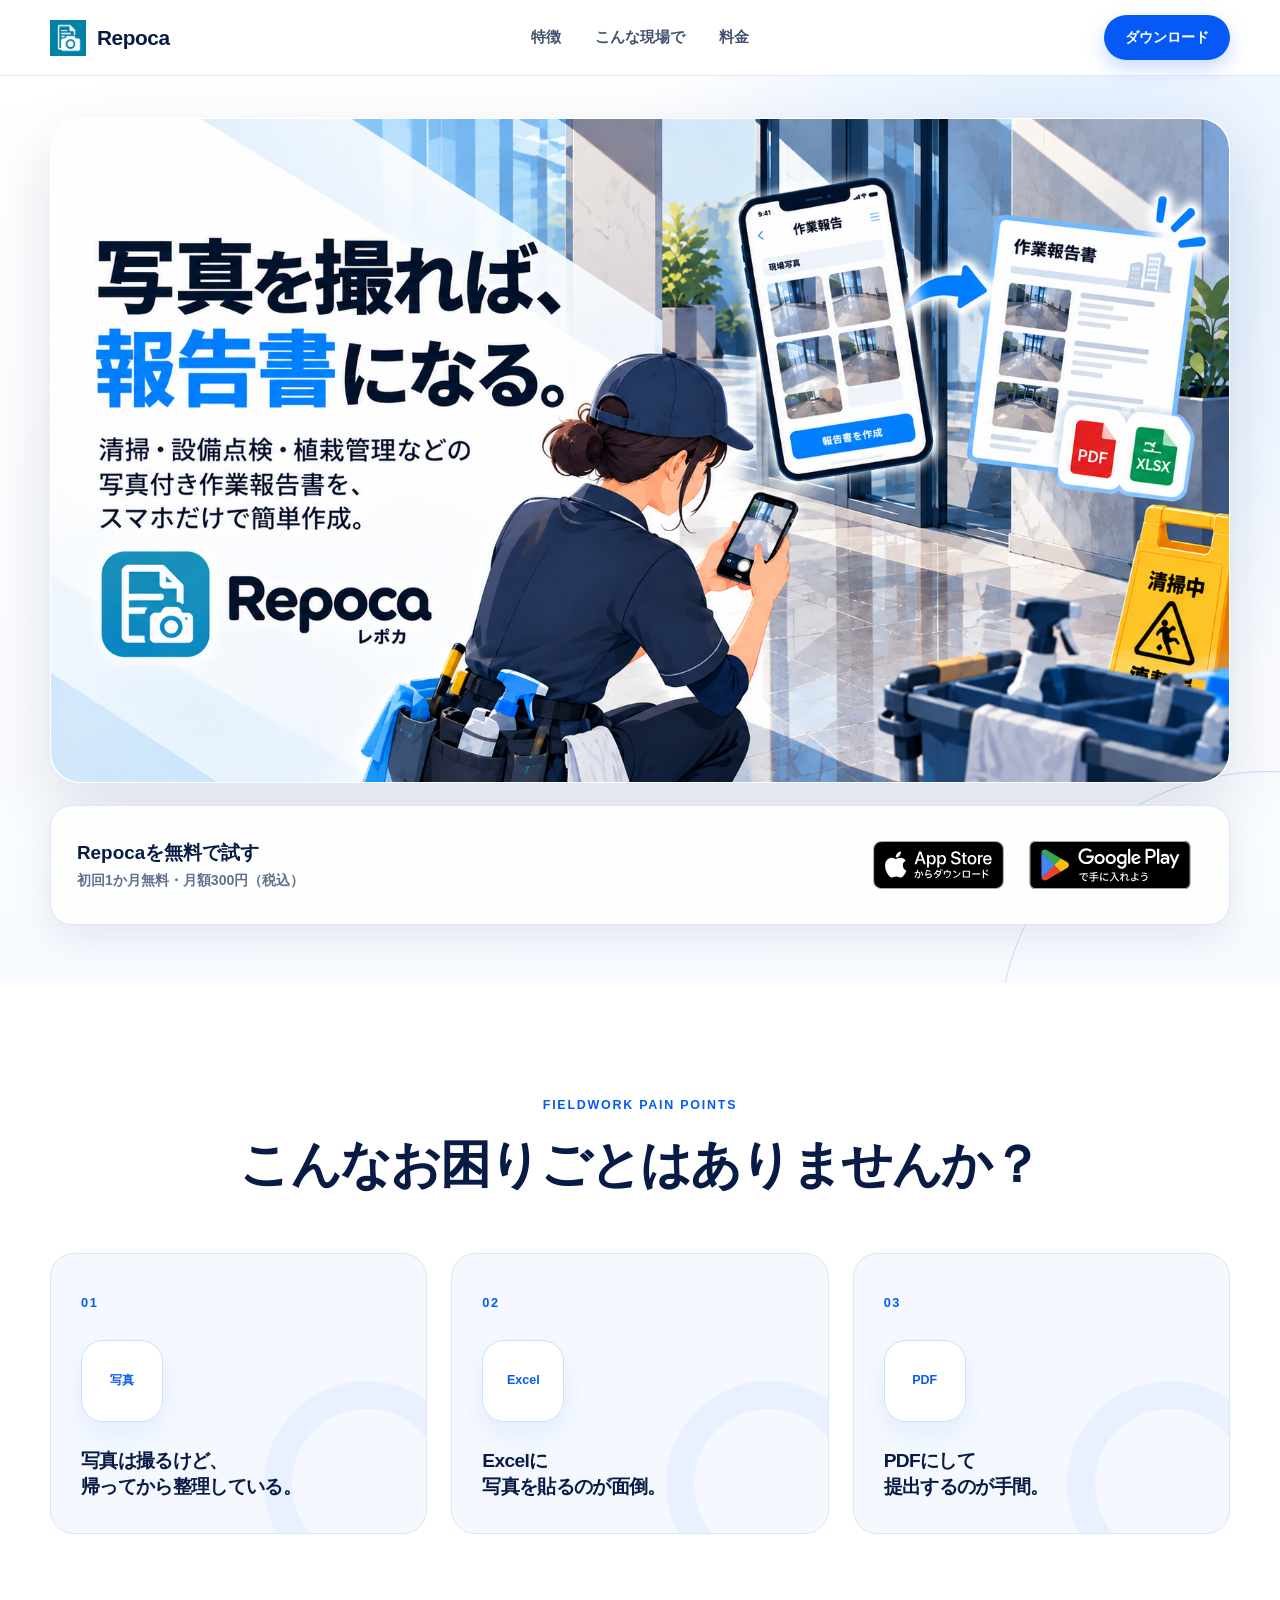
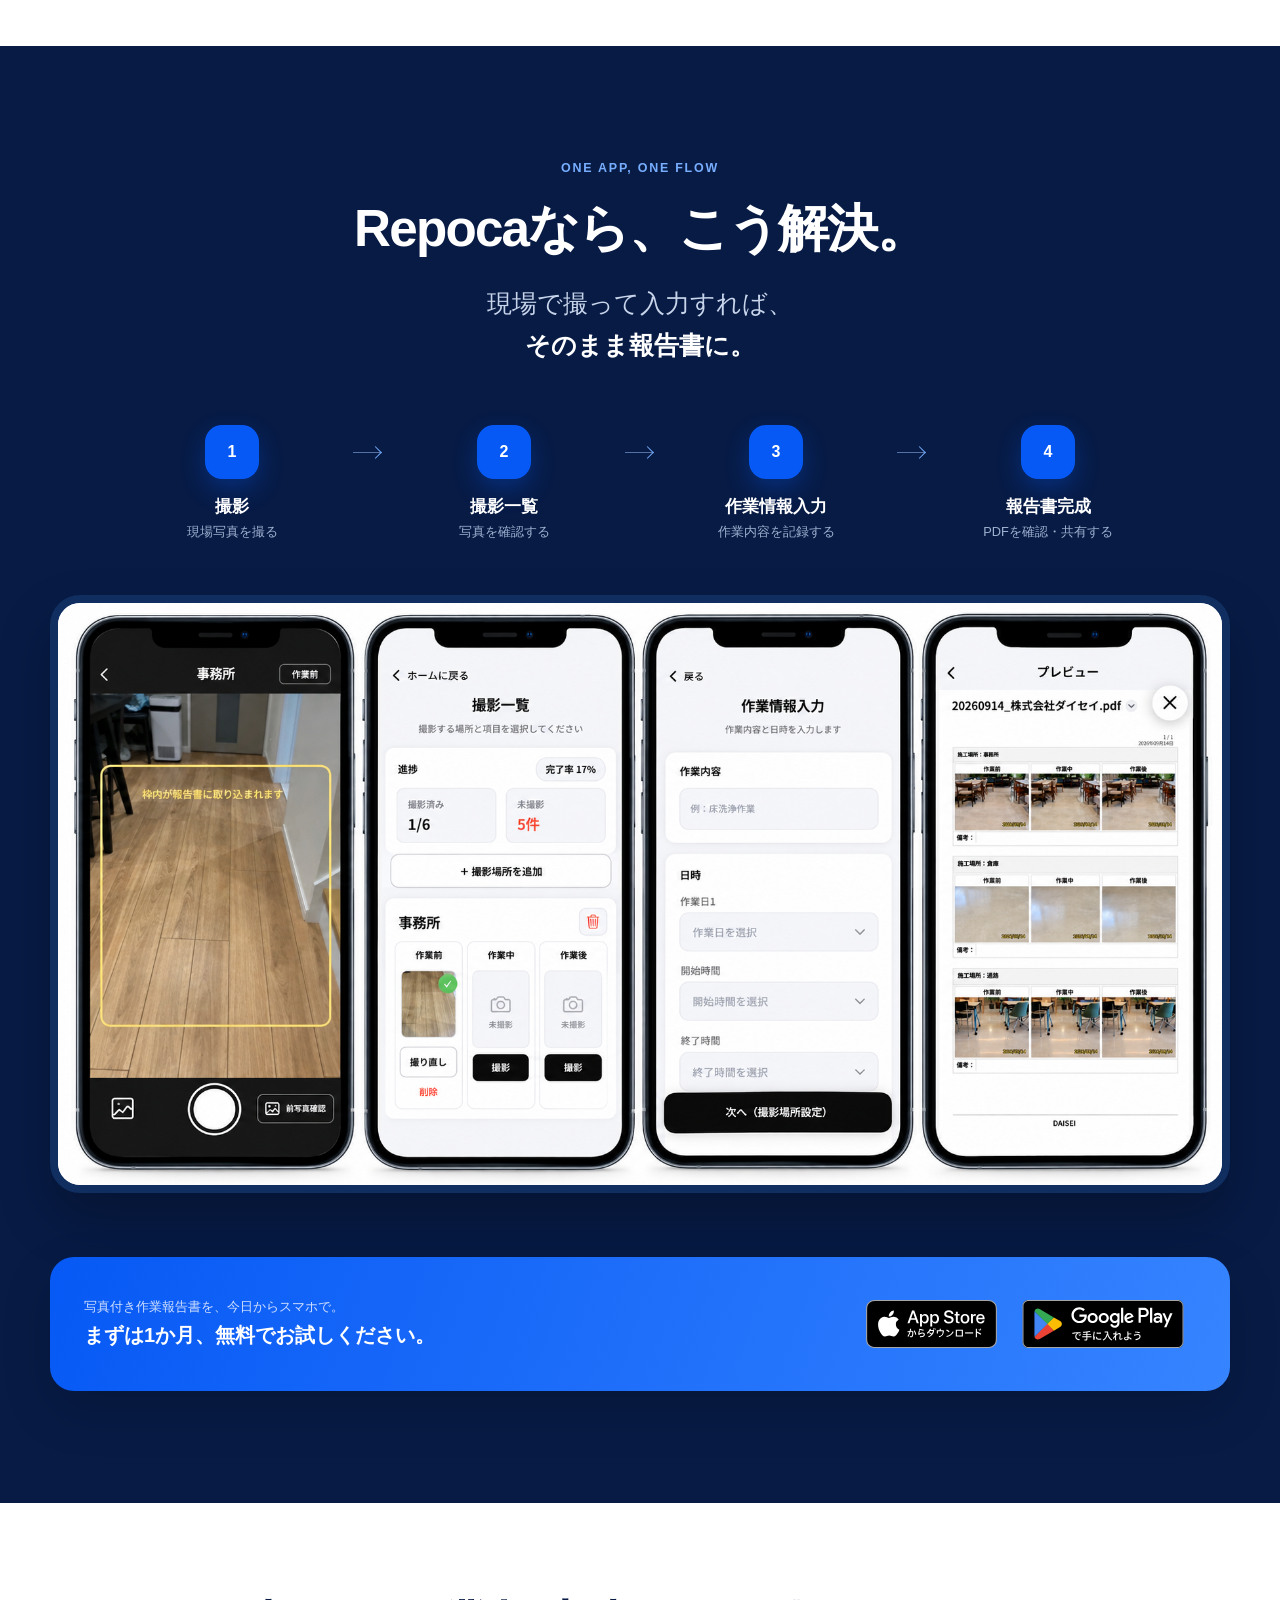
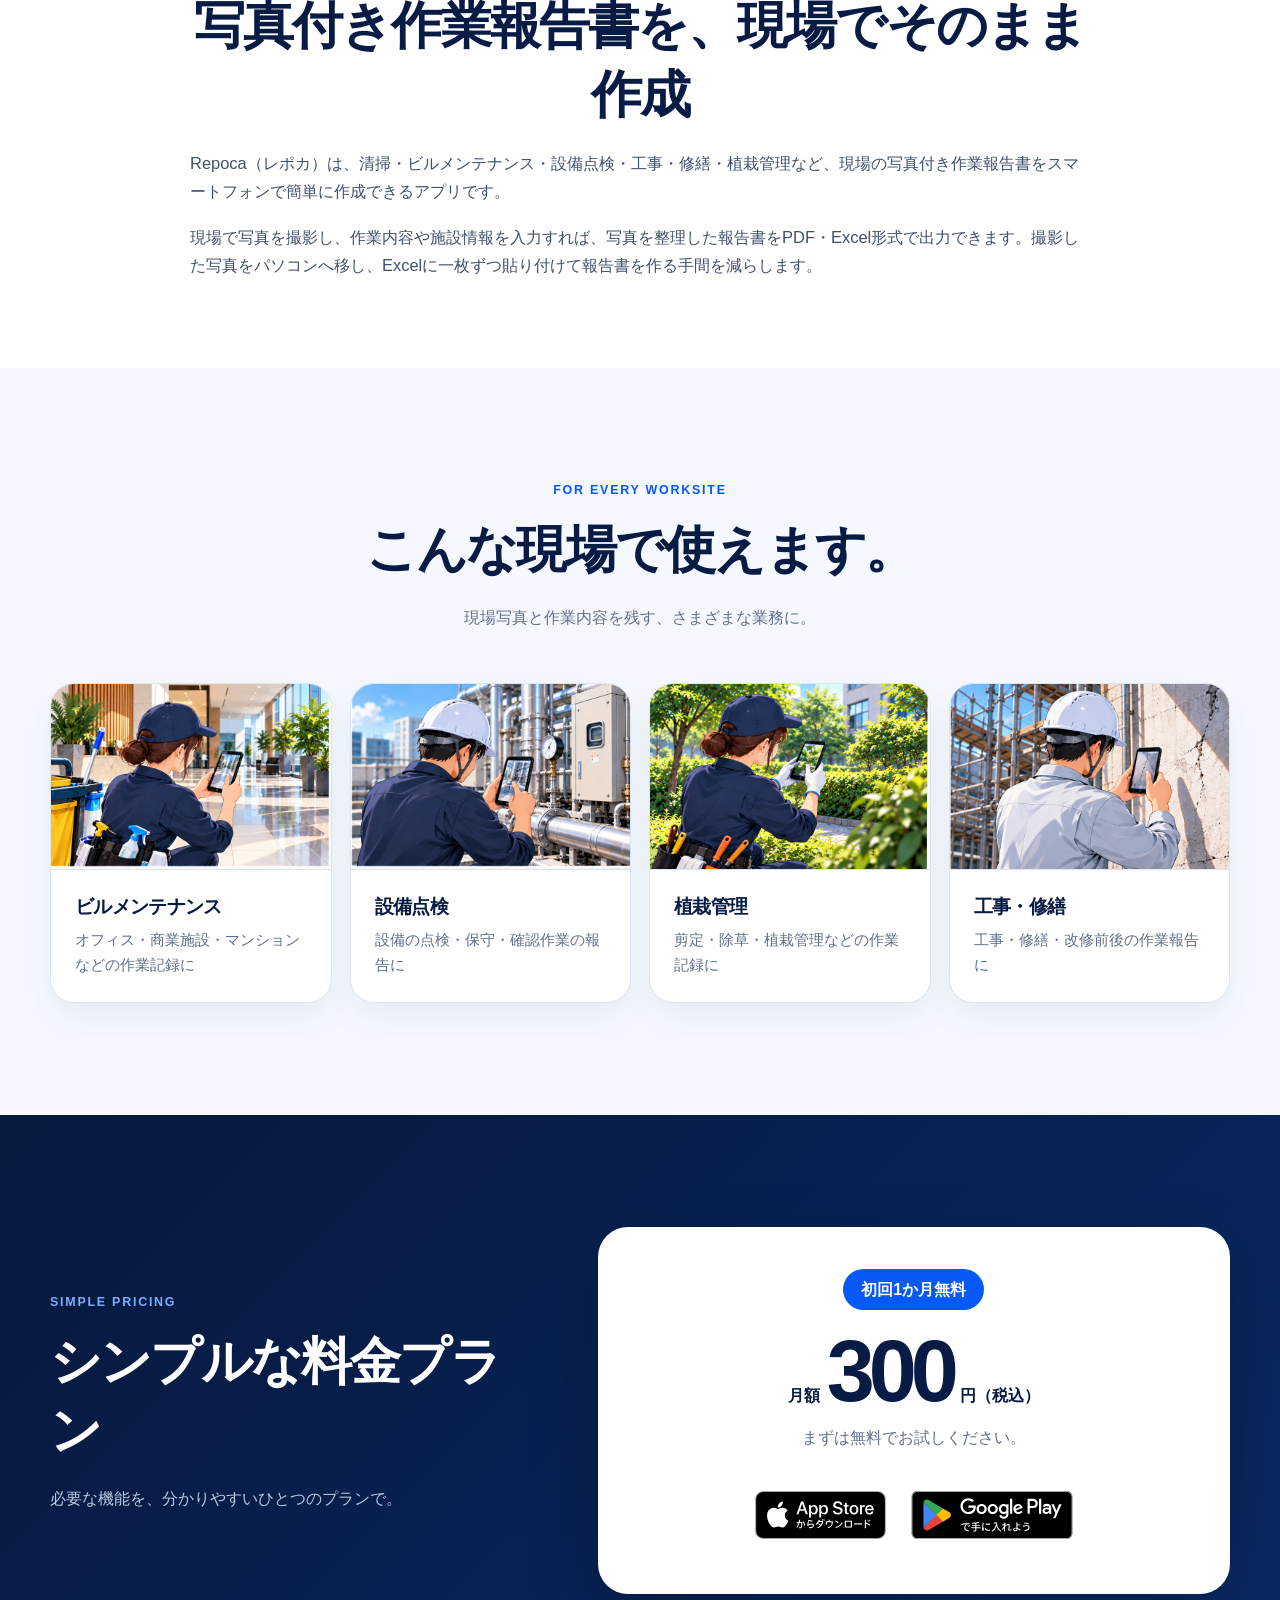
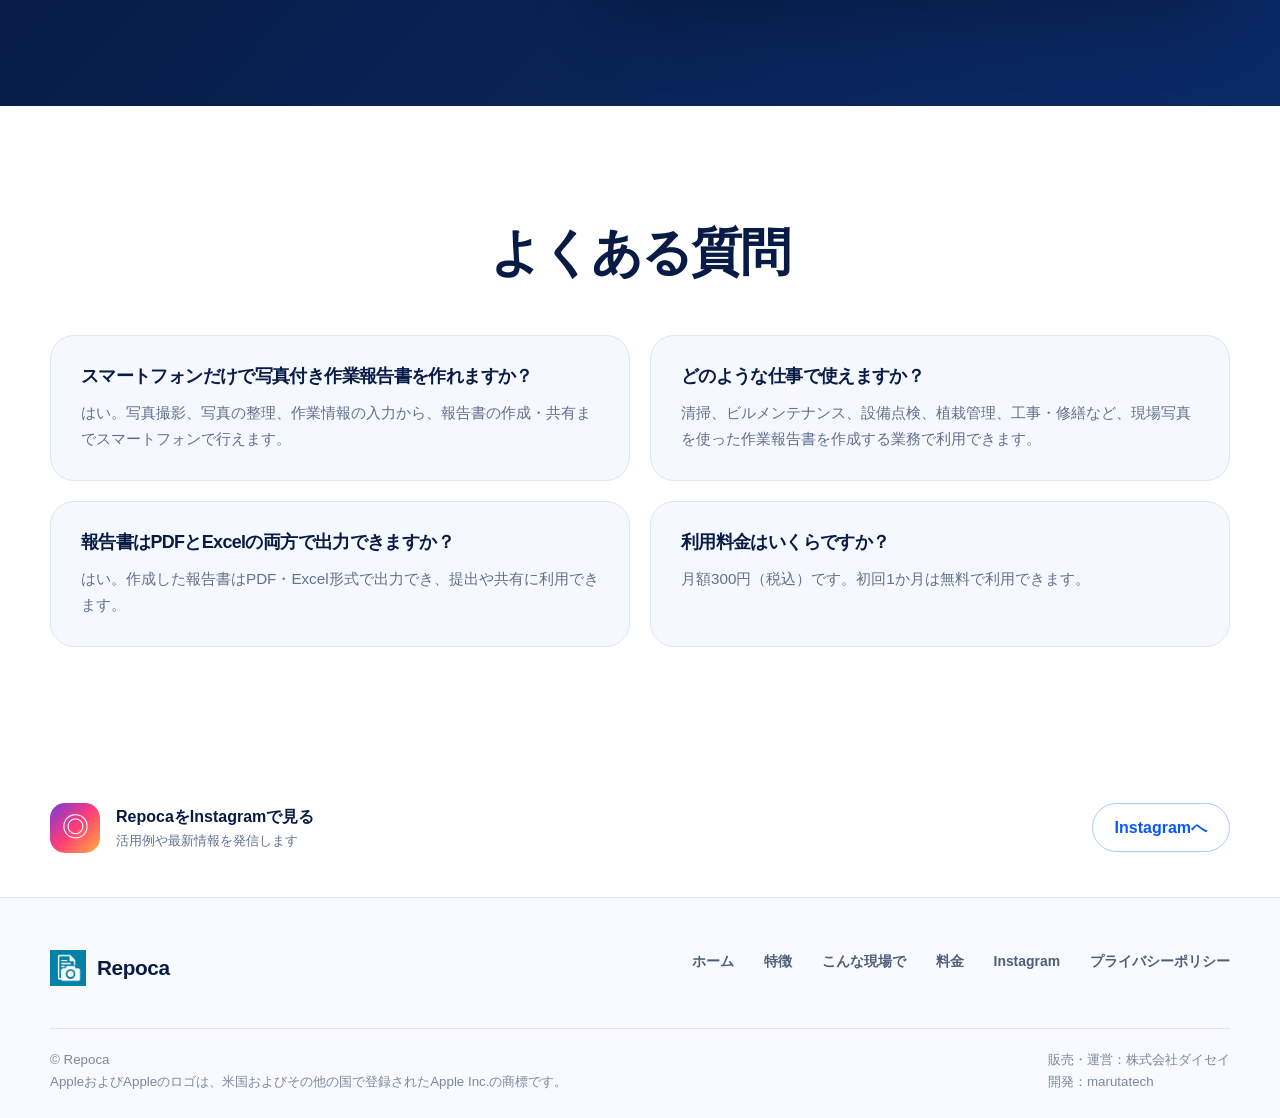
<file: index.html>
<!doctype html>
<html lang="ja">
<head>
  <meta charset="utf-8">
  <meta name="viewport" content="width=device-width, initial-scale=1">
  <title>写真付き作業報告書をスマホで簡単作成｜Repoca（レポカ）</title>
  <meta name="description" content="Repoca（レポカ）は、現場写真の撮影から作業内容の入力、PDF報告書の作成までをスマホで完結できる報告書アプリです。清掃・設備点検・ビルメンテナンス・植栽管理の写真付き作業報告書を、もっと簡単に。">
  <meta name="theme-color" content="#0759f5">
  <link rel="canonical" href="https://marutatech.github.io/repoca/">
  <meta property="og:type" content="website">
  <meta property="og:locale" content="ja_JP">
  <meta property="og:site_name" content="Repoca（レポカ）">
  <meta property="og:title" content="写真付き作業報告書をスマホで簡単作成｜Repoca（レポカ）">
  <meta property="og:description" content="現場で撮って入力するだけ。写真付き作業報告書をスマホで簡単に作成できる報告書アプリ。">
  <meta property="og:url" content="https://marutatech.github.io/repoca/">
  <meta property="og:image" content="https://marutatech.github.io/repoca/assets/images/repoca-ogp.png">
  <meta property="og:image:width" content="1200">
  <meta property="og:image:height" content="630">
  <meta property="og:image:type" content="image/png">
  <meta name="twitter:card" content="summary_large_image">
  <meta name="twitter:title" content="写真付き作業報告書をスマホで簡単作成｜Repoca（レポカ）">
  <meta name="twitter:description" content="現場で撮って入力するだけ。写真付き作業報告書をスマホで簡単に作成できる報告書アプリ。">
  <meta name="twitter:image" content="https://marutatech.github.io/repoca/assets/images/repoca-ogp.png">
  <script type="application/ld+json">
  {
    "@context": "https://schema.org",
    "@type": "SoftwareApplication",
    "name": "Repoca（レポカ）",
    "applicationCategory": "BusinessApplication",
    "operatingSystem": "iOS, Android",
    "description": "清掃・ビルメンテナンス・設備点検・工事・修繕・植栽管理などの現場で、写真付き作業報告書をスマートフォンで簡単に作成し、PDF・Excel形式で出力できるアプリ。",
    "url": "https://marutatech.github.io/repoca/",
    "installUrl": [
      "https://apps.apple.com/jp/app/repoca-%E3%83%AC%E3%83%9D%E3%82%AB-%E5%86%99%E7%9C%9F%E4%BB%98%E3%81%8D%E4%BD%9C%E6%A5%AD%E5%A0%B1%E5%91%8A%E6%9B%B8/id6789023940",
      "https://play.google.com/store/apps/details?id=jp.co.daisei.repoca"
    ],
    "offers": {
      "@type": "Offer",
      "price": "300",
      "priceCurrency": "JPY"
    }
  }
  </script>
  <script type="application/ld+json">
  {
    "@context": "https://schema.org",
    "@type": "FAQPage",
    "mainEntity": [
      {
        "@type": "Question",
        "name": "スマートフォンだけで写真付き作業報告書を作れますか？",
        "acceptedAnswer": {
          "@type": "Answer",
          "text": "はい。写真撮影、写真の整理、作業情報の入力から、報告書の作成・共有までスマートフォンで行えます。"
        }
      },
      {
        "@type": "Question",
        "name": "どのような仕事で使えますか？",
        "acceptedAnswer": {
          "@type": "Answer",
          "text": "清掃、ビルメンテナンス、設備点検、植栽管理、工事・修繕など、現場写真を使った作業報告書を作成する業務で利用できます。"
        }
      },
      {
        "@type": "Question",
        "name": "報告書はPDFとExcelの両方で出力できますか？",
        "acceptedAnswer": {
          "@type": "Answer",
          "text": "はい。作成した報告書はPDF・Excel形式で出力でき、提出や共有に利用できます。"
        }
      },
      {
        "@type": "Question",
        "name": "利用料金はいくらですか？",
        "acceptedAnswer": {
          "@type": "Answer",
          "text": "月額300円（税込）です。初回1か月は無料で利用できます。"
        }
      }
    ]
  }
  </script>
  <link rel="icon" type="image/svg+xml" href="data:image/svg+xml,%3Csvg xmlns='http://www.w3.org/2000/svg' viewBox='0 0 64 64'%3E%3Crect width='64' height='64' rx='15' fill='%230759f5'/%3E%3Cpath d='M18 47V17h14c9 0 15 5 15 13 0 5-3 9-7 11l8 6H37l-7-5h-3v5zm9-14h5c4 0 6-1 6-4s-2-4-6-4h-5z' fill='white'/%3E%3C/svg%3E">
  <link rel="stylesheet" href="styles.css">
</head>
<body>
  <a class="skip-link" href="#main">本文へ移動</a>

  <header class="site-header">
    <div class="container header-inner">
      <a class="brand" href="#top" aria-label="Repoca ホーム">
        <img class="brand-icon" src="assets/images/repoca-app-icon.png" width="36" height="36" alt="" aria-hidden="true">
        <span>Repoca</span>
      </a>
      <nav class="desktop-nav" aria-label="メインナビゲーション">
        <a href="#features">特徴</a>
        <a href="#use-cases">こんな現場で</a>
        <a href="#pricing">料金</a>
      </nav>
      <a class="header-cta" href="#download">ダウンロード</a>
    </div>
  </header>

  <main id="main">
    <section class="hero" id="top" aria-labelledby="hero-title">
      <div class="container hero-layout">
        <h1 class="visually-hidden" id="hero-title">写真を撮れば、報告書になる。写真付き作業報告書をスマホで簡単作成するRepoca</h1>
        <div class="hero-media">
          <img src="assets/images/repoca-hero.png" width="1672" height="941" alt="清掃作業者がスマートフォンで現場を撮影し、Repocaで写真付き作業報告書を作成する様子">
        </div>
        <div class="hero-actions" id="download">
          <div>
            <strong>Repocaを無料で試す</strong>
            <span>初回1か月無料・月額300円（税込）</span>
          </div>
          <div class="store-links" aria-label="アプリをダウンロード">
            <a class="store-badge store-badge--apple" href="https://apps.apple.com/jp/app/repoca-%E3%83%AC%E3%83%9D%E3%82%AB-%E5%86%99%E7%9C%9F%E4%BB%98%E3%81%8D%E4%BD%9C%E6%A5%AD%E5%A0%B1%E5%91%8A%E6%9B%B8/id6789023940" target="_blank" rel="noopener noreferrer" aria-label="App StoreでRepocaをダウンロード">
              <img src="assets/images/Download_on_the_App_Store_Badge_JP_RGB_blk.svg" width="109" height="40" alt="App Storeからダウンロード">
            </a>
            <a class="store-badge store-badge--google" href="https://play.google.com/store/apps/details?id=jp.co.daisei.repoca" target="_blank" rel="noopener noreferrer" aria-label="Google PlayでRepocaをダウンロード">
              <img src="assets/images/GetItOnGooglePlay_Badge_Print_color_Japanese.svg" width="135" height="40" alt="Google Playで手に入れよう">
            </a>
          </div>
        </div>
      </div>
    </section>

    <section class="problems section" aria-labelledby="problems-title">
      <div class="container">
        <p class="section-kicker">FIELDWORK PAIN POINTS</p>
        <h2 id="problems-title">こんなお困りごとは<br class="mobile-break">ありませんか？</h2>
        <div class="problem-grid">
          <article class="problem-card">
            <span class="card-number">01</span>
            <div class="problem-icon" aria-hidden="true">写真</div>
            <h3>写真は撮るけど、<br>帰ってから整理している。</h3>
          </article>
          <article class="problem-card">
            <span class="card-number">02</span>
            <div class="problem-icon" aria-hidden="true">Excel</div>
            <h3>Excelに<br>写真を貼るのが面倒。</h3>
          </article>
          <article class="problem-card">
            <span class="card-number">03</span>
            <div class="problem-icon" aria-hidden="true">PDF</div>
            <h3>PDFにして<br>提出するのが手間。</h3>
          </article>
        </div>
      </div>
    </section>

    <section class="solution section" id="features" aria-labelledby="solution-title">
      <div class="container">
        <p class="section-kicker">ONE APP, ONE FLOW</p>
        <h2 id="solution-title">Repocaなら、こう解決。</h2>
        <p class="solution-lead">現場で撮って入力すれば、<br><strong>そのまま報告書に。</strong></p>

        <ol class="flow" aria-label="報告書作成の4ステップ">
          <li><span>1</span><strong>撮影</strong><small>現場写真を撮る</small></li>
          <li><span>2</span><strong>撮影一覧</strong><small>写真を確認する</small></li>
          <li><span>3</span><strong>作業情報入力</strong><small>作業内容を記録する</small></li>
          <li><span>4</span><strong>報告書完成</strong><small>PDFを確認・共有する</small></li>
        </ol>

        <div class="app-flow-scroll" role="region" aria-label="Repocaの撮影から報告書完成までのアプリ画面" tabindex="0">
          <img src="assets/images/repoca-app-flow.png" width="1774" height="887" loading="lazy" alt="Repocaの撮影、撮影一覧、作業情報入力、報告書完成の4画面">
        </div>
        <p class="scroll-hint">横にスクロールして4画面を確認できます</p>

        <aside class="mid-cta" aria-label="Repocaを無料で試す">
          <div><small>写真付き作業報告書を、今日からスマホで。</small><strong>まずは1か月、無料でお試しください。</strong></div>
          <div class="store-links mid-store-links" aria-label="アプリをダウンロード">
            <a class="store-badge store-badge--apple" href="https://apps.apple.com/jp/app/repoca-%E3%83%AC%E3%83%9D%E3%82%AB-%E5%86%99%E7%9C%9F%E4%BB%98%E3%81%8D%E4%BD%9C%E6%A5%AD%E5%A0%B1%E5%91%8A%E6%9B%B8/id6789023940" target="_blank" rel="noopener noreferrer" aria-label="App StoreでRepocaをダウンロード"><img src="assets/images/Download_on_the_App_Store_Badge_JP_RGB_blk.svg" width="109" height="40" alt="App Storeからダウンロード"></a>
            <a class="store-badge store-badge--google" href="https://play.google.com/store/apps/details?id=jp.co.daisei.repoca" target="_blank" rel="noopener noreferrer" aria-label="Google PlayでRepocaをダウンロード"><img src="assets/images/GetItOnGooglePlay_Badge_Print_color_Japanese.svg" width="135" height="40" alt="Google Playで手に入れよう"></a>
          </div>
        </aside>
      </div>
    </section>

    <section class="product-description section" aria-labelledby="product-description-title">
      <div class="container product-description-inner">
        <h2 id="product-description-title">写真付き作業報告書を、現場でそのまま作成</h2>
        <div class="product-description-copy">
          <p>Repoca（レポカ）は、清掃・ビルメンテナンス・設備点検・工事・修繕・植栽管理など、現場の写真付き作業報告書をスマートフォンで簡単に作成できるアプリです。</p>
          <p>現場で写真を撮影し、作業内容や施設情報を入力すれば、写真を整理した報告書をPDF・Excel形式で出力できます。撮影した写真をパソコンへ移し、Excelに一枚ずつ貼り付けて報告書を作る手間を減らします。</p>
        </div>
      </div>
    </section>

    <section class="use-cases section" id="use-cases" aria-labelledby="use-cases-title">
      <div class="container">
        <p class="section-kicker">FOR EVERY WORKSITE</p>
        <h2 id="use-cases-title">こんな現場で使えます。</h2>
        <p class="section-intro">現場写真と作業内容を残す、さまざまな業務に。</p>
        <div class="use-case-grid">
          <article class="use-case-card">
            <div class="use-case-media"><img src="assets/images/building-maintenance.png" width="768" height="512" loading="lazy" alt="ビルメンテナンス現場でスマートフォンを使って写真を撮影する作業者"></div>
            <div><h3>ビルメンテナンス</h3><p>オフィス・商業施設・マンションなどの作業記録に</p></div>
          </article>
          <article class="use-case-card">
            <div class="use-case-media"><img src="assets/images/equipment-inspection.png" width="768" height="512" loading="lazy" alt="設備点検現場でスマートフォンを使って配管設備を撮影する作業者"></div>
            <div><h3>設備点検</h3><p>設備の点検・保守・確認作業の報告に</p></div>
          </article>
          <article class="use-case-card">
            <div class="use-case-media"><img src="assets/images/landscape-management.png" width="768" height="512" loading="lazy" alt="植栽管理現場でスマートフォンを使って植栽を撮影する作業者"></div>
            <div><h3>植栽管理</h3><p>剪定・除草・植栽管理などの作業記録に</p></div>
          </article>
          <article class="use-case-card">
            <div class="use-case-media"><img src="assets/images/construction-repair.png" width="768" height="512" loading="lazy" alt="工事・修繕現場でスマートフォンを使って壁面を撮影する作業者"></div>
            <div><h3>工事・修繕</h3><p>工事・修繕・改修前後の作業報告に</p></div>
          </article>
        </div>
      </div>
    </section>

    <section class="pricing section" id="pricing" aria-labelledby="pricing-title">
      <div class="container pricing-wrap">
        <div class="pricing-copy">
          <p class="section-kicker light">SIMPLE PRICING</p>
          <h2 id="pricing-title">シンプルな料金プラン</h2>
          <p>必要な機能を、分かりやすいひとつのプランで。</p>
        </div>
        <div class="price-card">
          <p class="free-label">初回1か月無料</p>
          <p class="price"><span>月額</span><strong>300</strong><span>円（税込）</span></p>
          <p>まずは無料でお試しください。</p>
          <div class="store-links centered" aria-label="アプリをダウンロード">
            <a class="store-badge store-badge--apple" href="https://apps.apple.com/jp/app/repoca-%E3%83%AC%E3%83%9D%E3%82%AB-%E5%86%99%E7%9C%9F%E4%BB%98%E3%81%8D%E4%BD%9C%E6%A5%AD%E5%A0%B1%E5%91%8A%E6%9B%B8/id6789023940" target="_blank" rel="noopener noreferrer" aria-label="App StoreでRepocaをダウンロード"><img src="assets/images/Download_on_the_App_Store_Badge_JP_RGB_blk.svg" width="109" height="40" alt="App Storeからダウンロード"></a>
            <a class="store-badge store-badge--google" href="https://play.google.com/store/apps/details?id=jp.co.daisei.repoca" target="_blank" rel="noopener noreferrer" aria-label="Google PlayでRepocaをダウンロード"><img src="assets/images/GetItOnGooglePlay_Badge_Print_color_Japanese.svg" width="135" height="40" alt="Google Playで手に入れよう"></a>
          </div>
        </div>
      </div>
    </section>

    <section class="faq section" aria-labelledby="faq-title">
      <div class="container">
        <h2 id="faq-title">よくある質問</h2>
        <div class="faq-list">
          <article class="faq-item">
            <h3>スマートフォンだけで写真付き作業報告書を作れますか？</h3>
            <p>はい。写真撮影、写真の整理、作業情報の入力から、報告書の作成・共有までスマートフォンで行えます。</p>
          </article>
          <article class="faq-item">
            <h3>どのような仕事で使えますか？</h3>
            <p>清掃、ビルメンテナンス、設備点検、植栽管理、工事・修繕など、現場写真を使った作業報告書を作成する業務で利用できます。</p>
          </article>
          <article class="faq-item">
            <h3>報告書はPDFとExcelの両方で出力できますか？</h3>
            <p>はい。作成した報告書はPDF・Excel形式で出力でき、提出や共有に利用できます。</p>
          </article>
          <article class="faq-item">
            <h3>利用料金はいくらですか？</h3>
            <p>月額300円（税込）です。初回1か月は無料で利用できます。</p>
          </article>
        </div>
      </div>
    </section>

    <section class="instagram" aria-label="Instagram">
      <div class="container instagram-inner">
        <div><span aria-hidden="true">◎</span><div><strong>RepocaをInstagramで見る</strong><small>活用例や最新情報を発信します</small></div></div>
        <a class="button button-outline" href="https://www.instagram.com/repoca.app/" target="_blank" rel="noopener noreferrer">Instagramへ</a>
      </div>
    </section>
  </main>

  <footer class="site-footer">
    <div class="container footer-top">
      <a class="brand footer-brand" href="#top" aria-label="Repoca ホーム"><img class="brand-icon" src="assets/images/repoca-app-icon.png" width="36" height="36" alt="" aria-hidden="true"><span>Repoca</span></a>
      <nav class="footer-nav" aria-label="フッターナビゲーション">
        <a href="#top">ホーム</a><a href="#features">特徴</a><a href="#use-cases">こんな現場で</a><a href="#pricing">料金</a>
        <a href="https://www.instagram.com/repoca.app/" target="_blank" rel="noopener noreferrer">Instagram</a>
        <a href="https://marutatech.github.io/repoca-support/privacy.html" target="_blank" rel="noopener noreferrer">プライバシーポリシー</a>
      </nav>
    </div>
    <div class="container footer-bottom">
      <small>© Repoca<br>AppleおよびAppleのロゴは、米国およびその他の国で登録されたApple Inc.の商標です。</small>
      <small>販売・運営：株式会社ダイセイ<br>開発：marutatech</small>
    </div>
  </footer>
</body>
</html>
</file>
<file: styles.css>
:root {
  --navy: #071b45;
  --navy-2: #0c2c63;
  --blue: #0759f5;
  --blue-bright: #1478ff;
  --sky: #eaf3ff;
  --ice: #f5f9ff;
  --white: #fff;
  --text: #17223b;
  --muted: #61708d;
  --line: #dce6f5;
  --shadow: 0 24px 64px rgba(7, 27, 69, .12);
  --radius: 24px;
  --container: 1180px;
}

* { box-sizing: border-box; }
html { scroll-behavior: smooth; scroll-padding-top: 88px; }
body { margin: 0; color: var(--text); background: var(--white); font-family: -apple-system, BlinkMacSystemFont, "Segoe UI", "Noto Sans JP", "Hiragino Kaku Gothic ProN", Meiryo, sans-serif; font-size: 16px; line-height: 1.7; -webkit-font-smoothing: antialiased; }
img { display: block; max-width: 100%; height: auto; }
a { color: inherit; text-decoration: none; }
button, a { -webkit-tap-highlight-color: transparent; }
h1, h2, h3, p { margin-top: 0; }
h1, h2, h3 { line-height: 1.35; letter-spacing: -.035em; }
.container { width: min(calc(100% - 48px), var(--container)); margin-inline: auto; }
.section { padding: 112px 0; }
.mobile-break { display: none; }
.visually-hidden { position: absolute !important; width: 1px !important; height: 1px !important; padding: 0 !important; margin: -1px !important; overflow: hidden !important; clip: rect(0, 0, 0, 0) !important; white-space: nowrap !important; border: 0 !important; }

.skip-link { position: fixed; left: 16px; top: -80px; z-index: 1000; padding: 12px 18px; color: var(--white); background: var(--navy); border-radius: 8px; }
.skip-link:focus { top: 16px; }
:focus-visible { outline: 3px solid #ffbf47; outline-offset: 3px; }

.site-header { position: sticky; top: 0; z-index: 100; height: 76px; background: rgba(255,255,255,.92); border-bottom: 1px solid rgba(220,230,245,.8); backdrop-filter: blur(14px); }
.header-inner { height: 100%; display: grid; grid-template-columns: 1fr auto 1fr; align-items: center; gap: 28px; }
.brand { display: inline-flex; align-items: center; gap: 11px; width: fit-content; color: var(--navy); font-size: 1.3rem; font-weight: 800; letter-spacing: -.02em; }
.brand-icon { display: block; flex: 0 0 auto; width: 36px; height: auto; }
.desktop-nav { display: flex; align-items: center; gap: 34px; }
.desktop-nav a { color: #40506d; font-size: .92rem; font-weight: 700; }
.desktop-nav a:hover { color: var(--blue); }
.header-cta { justify-self: end; padding: 10px 21px; color: var(--white); background: var(--blue); border-radius: 999px; font-size: .9rem; font-weight: 800; box-shadow: 0 8px 20px rgba(7,89,245,.22); }

.hero { position: relative; overflow: hidden; padding: 42px 0 58px; background: radial-gradient(circle at 84% 18%, #dcebff 0, rgba(220,235,255,0) 36%), linear-gradient(180deg, #fff 0%, #f7faff 100%); }
.hero::after { content: ""; position: absolute; width: 540px; height: 540px; right: -260px; bottom: -330px; border: 1px solid #c9dcff; border-radius: 50%; }
.hero-layout { position: relative; z-index: 1; }
.eyebrow, .section-kicker { color: var(--blue); font-size: .78rem; font-weight: 800; letter-spacing: .14em; }
.eyebrow { display: flex; align-items: center; gap: 10px; margin-bottom: 22px; letter-spacing: .05em; }
.eyebrow span { width: 22px; height: 3px; background: var(--blue); border-radius: 2px; }
.hero h1 { margin-bottom: 24px; color: var(--navy); font-size: clamp(3rem, 5.2vw, 5.25rem); line-height: 1.18; letter-spacing: -.065em; }
.hero h1 em { color: var(--blue); font-style: normal; position: relative; }
.hero h1 em::after { content: ""; position: absolute; left: 3%; right: 0; bottom: -7px; height: 8px; background: #9cc5ff; border-radius: 50%; opacity: .7; transform: skewX(-18deg); }
.hero-lead { margin-bottom: 30px; color: #40506d; font-size: clamp(1rem, 1.5vw, 1.18rem); font-weight: 600; }
.store-links { display: flex; flex-wrap: wrap; gap: 0; }
.store-badge { display: inline-flex; align-items: center; justify-content: center; padding: 12px; }
.store-badge--apple { padding: 13px; }
.store-badge img { display: block; max-width: 100%; height: auto; object-fit: contain; }
.store-badge--apple img { width: 131px; }
.store-badge--google img { width: 162px; }
.trial-note { margin: 14px 0 0; color: var(--muted); font-size: .85rem; font-weight: 700; }
.hero-media { overflow: hidden; background: var(--white); border: 1px solid rgba(255,255,255,.9); border-radius: 30px; box-shadow: var(--shadow); }
.hero-media img { width: 100%; border-radius: inherit; }
.hero-actions { display: flex; align-items: center; justify-content: space-between; gap: 30px; margin-top: 22px; padding: 22px 26px; background: rgba(255,255,255,.9); border: 1px solid var(--line); border-radius: 22px; box-shadow: 0 14px 36px rgba(7,27,69,.08); }
.hero-actions > div:first-child strong, .hero-actions > div:first-child span { display: block; }
.hero-actions > div:first-child strong { color: var(--navy); font-size: 1.18rem; }
.hero-actions > div:first-child span { color: var(--muted); font-size: .88rem; font-weight: 700; }

.section-kicker { margin-bottom: 14px; text-align: center; }
.section h2 { margin-bottom: 20px; color: var(--navy); text-align: center; font-size: clamp(2rem, 4vw, 3.4rem); }
.problems { background: var(--white); }
.problem-grid { display: grid; grid-template-columns: repeat(3, 1fr); gap: 24px; margin-top: 54px; }
.problem-card { position: relative; min-height: 280px; padding: 34px 30px; overflow: hidden; background: var(--ice); border: 1px solid var(--line); border-radius: var(--radius); }
.problem-card::after { content: ""; position: absolute; right: -44px; bottom: -54px; width: 150px; height: 150px; border: 28px solid rgba(7,89,245,.05); border-radius: 50%; }
.card-number { color: var(--blue); font-size: .8rem; font-weight: 900; letter-spacing: .12em; }
.problem-icon { display: grid; place-items: center; width: 82px; height: 82px; margin: 24px 0 26px; color: var(--blue); background: var(--white); border: 1px solid #cfe0fb; border-radius: 22px; font-size: .78rem; font-weight: 900; box-shadow: 0 12px 28px rgba(7,89,245,.08); }
.problem-card h3 { position: relative; z-index: 1; margin-bottom: 0; color: var(--navy); font-size: 1.2rem; }

.solution { overflow: hidden; background: var(--navy); }
.solution .section-kicker { color: #78aeff; }
.solution h2 { color: var(--white); }
.solution-lead { margin: 14px auto 58px; color: #c7d4ea; text-align: center; font-size: clamp(1.15rem, 2.2vw, 1.55rem); }
.solution-lead strong { color: var(--white); }
.flow { max-width: 1040px; display: grid; grid-template-columns: repeat(4, 1fr); gap: 48px; margin: 0 auto 52px; padding: 0; list-style: none; }
.flow li { position: relative; display: grid; justify-items: center; text-align: center; }
.flow li:not(:last-child)::after { content: ""; position: absolute; top: 27px; right: -36px; width: 27px; height: 1px; background: #5472a4; }
.flow li:not(:last-child)::before { content: ""; position: absolute; top: 23px; right: -36px; width: 8px; height: 8px; border-top: 1px solid #78aeff; border-right: 1px solid #78aeff; transform: rotate(45deg); }
.flow span { display: grid; place-items: center; width: 54px; height: 54px; margin-bottom: 14px; color: var(--white); background: var(--blue); border-radius: 17px; font-weight: 900; box-shadow: 0 10px 24px rgba(7,89,245,.3); }
.flow strong { color: var(--white); font-size: 1.04rem; }
.flow small { color: #9eb0cf; font-size: .8rem; }
.app-flow-scroll { margin-bottom: 64px; overflow-x: auto; background: var(--white); border: 8px solid #102e60; border-radius: 30px; box-shadow: 0 26px 54px rgba(0,0,0,.24); scrollbar-color: #5f8bd1 #102e60; scrollbar-width: thin; }
.app-flow-scroll img { width: 100%; max-width: none; border-radius: 20px; }
.scroll-hint { display: none; }
.mid-cta { display: flex; align-items: center; justify-content: space-between; gap: 28px; padding: 30px 34px; background: linear-gradient(110deg, var(--blue), #3684ff); border-radius: var(--radius); box-shadow: 0 20px 50px rgba(0,0,0,.16); }
.mid-cta small, .mid-cta strong { display: block; color: var(--white); }
.mid-cta small { opacity: .8; }
.mid-cta strong { font-size: 1.25rem; }
.mid-store-links { flex-wrap: nowrap; }
.button { display: inline-flex; min-height: 48px; align-items: center; justify-content: center; padding: 10px 22px; border-radius: 999px; font-weight: 800; white-space: nowrap; }
.button-white { color: var(--blue); background: var(--white); }

.product-description { padding: 88px 0; background: var(--white); }
.product-description-inner { max-width: 900px; }
.product-description-copy { color: #40506d; font-size: 1.03rem; }
.product-description-copy p { margin-bottom: 18px; }
.product-description-copy p:last-child { margin-bottom: 0; }

.use-cases { background: var(--ice); }
.section-intro { color: var(--muted); text-align: center; }
.use-case-grid { display: grid; grid-template-columns: repeat(4, 1fr); gap: 18px; margin-top: 52px; }
.use-case-card { overflow: hidden; background: var(--white); border: 1px solid var(--line); border-radius: var(--radius); box-shadow: 0 16px 36px rgba(7,27,69,.06); }
.use-case-media { aspect-ratio: 3 / 2; overflow: hidden; background: #dfeeff; border-bottom: 1px solid var(--line); }
.use-case-media img { width: 100%; height: 100%; object-fit: cover; }
.use-case-card > div:last-child { padding: 24px; }
.use-case-card h3 { margin-bottom: 8px; color: var(--navy); font-size: 1.18rem; }
.use-case-card p { margin-bottom: 0; color: var(--muted); font-size: .92rem; }

.pricing { color: var(--white); background: linear-gradient(135deg, #06183c 0%, #0a2a66 100%); }
.pricing-wrap { display: grid; grid-template-columns: .85fr 1.15fr; align-items: center; gap: 80px; }
.pricing .section-kicker, .pricing h2 { text-align: left; }
.pricing .section-kicker { color: #78aeff; }
.pricing h2 { color: var(--white); }
.pricing-copy > p:last-child { color: #b9c7df; }
.price-card { padding: 42px; color: var(--text); background: var(--white); border-radius: 30px; text-align: center; box-shadow: 0 28px 70px rgba(0,0,0,.22); }
.free-label { display: inline-block; margin-bottom: 18px; padding: 7px 18px; color: var(--white); background: var(--blue); border-radius: 999px; font-weight: 900; }
.price { display: flex; justify-content: center; align-items: baseline; gap: 7px; margin-bottom: 10px; color: var(--navy); }
.price strong { font-size: clamp(3.6rem, 7vw, 5.4rem); line-height: 1; letter-spacing: -.07em; }
.price span { font-weight: 800; }
.price-card > p:nth-of-type(3) { color: var(--muted); }
.store-links.centered { justify-content: center; margin-top: 26px; }

.faq { background: var(--white); }
.faq-list { display: grid; grid-template-columns: repeat(2, 1fr); gap: 20px; margin-top: 48px; }
.faq-item { padding: 28px 30px; background: var(--ice); border: 1px solid var(--line); border-radius: var(--radius); }
.faq-item h3 { margin-bottom: 12px; color: var(--navy); font-size: 1.12rem; }
.faq-item p { margin-bottom: 0; color: var(--muted); font-size: .95rem; }

.instagram { padding: 44px 0; border-bottom: 1px solid var(--line); }
.instagram-inner { display: flex; align-items: center; justify-content: space-between; gap: 28px; }
.instagram-inner > div { display: flex; align-items: center; gap: 16px; }
.instagram-inner > div > span { display: grid; place-items: center; width: 50px; height: 50px; color: var(--white); background: linear-gradient(135deg, #7739df, #ff3d77, #ffaf3d); border-radius: 15px; font-size: 1.7rem; }
.instagram-inner strong, .instagram-inner small { display: block; }
.instagram-inner strong { color: var(--navy); }
.instagram-inner small { color: var(--muted); }
.button-outline { color: var(--blue); border: 1px solid #a9c9ff; }

.site-footer { padding: 52px 0 24px; background: #f8faff; }
.footer-top { display: flex; align-items: flex-start; justify-content: space-between; gap: 44px; padding-bottom: 42px; }
.footer-nav { display: flex; flex-wrap: wrap; justify-content: flex-end; gap: 18px 30px; max-width: 720px; }
.footer-nav a { color: #4e5d79; font-size: .87rem; font-weight: 700; }
.footer-bottom { display: flex; justify-content: space-between; gap: 20px; padding-top: 20px; color: #7a879d; border-top: 1px solid var(--line); }

@media (max-width: 900px) {
  .container { width: min(calc(100% - 36px), var(--container)); }
  .section { padding: 88px 0; }
  .desktop-nav { display: none; }
  .header-inner { grid-template-columns: 1fr auto; }
  .hero { padding: 32px 0 48px; }
  .hero-actions { align-items: flex-start; flex-direction: column; }
  .problem-grid { gap: 16px; }
  .problem-card { padding: 26px 22px; }
  .use-case-grid { grid-template-columns: repeat(2, 1fr); }
  .pricing-wrap { grid-template-columns: 1fr; gap: 36px; }
  .pricing .section-kicker, .pricing h2, .pricing-copy { text-align: center; }
}

@media (max-width: 640px) {
  html { scroll-padding-top: 68px; }
  .container { width: min(calc(100% - 32px), var(--container)); }
  .section { padding: 72px 0; }
  .site-header { height: 66px; }
  .brand { font-size: 1.1rem; }
  .brand-icon { width: 32px; }
  .header-cta { padding: 8px 14px; font-size: .78rem; }
  .hero { padding: 18px 0 38px; }
  .desktop-break { display: none; }
  .mobile-break { display: initial; }
  .store-links { display: flex; flex-wrap: nowrap; justify-content: center; gap: 0; }
  .store-badge { min-width: 0; padding: 10px; }
  .store-badge--apple { padding: 11px; }
  .store-badge--apple img { width: 109px; }
  .store-badge--google img { width: 135px; }
  .hero-layout { width: min(calc(100% - 20px), var(--container)); }
  .hero-media { border-radius: 18px; }
  .hero-actions { gap: 18px; margin-top: 12px; padding: 18px 14px; border-radius: 16px; }
  .hero-actions > div:first-child strong { font-size: 1rem; }
  .hero-actions > div:first-child span { font-size: .78rem; }
  .section h2 { font-size: 2.05rem; }
  .problem-grid { grid-template-columns: 1fr; margin-top: 38px; }
  .problem-card { min-height: 0; display: grid; grid-template-columns: 70px 1fr; grid-template-rows: auto auto; column-gap: 18px; align-items: center; }
  .card-number { grid-column: 1 / -1; }
  .problem-icon { width: 70px; height: 70px; margin: 16px 0 0; border-radius: 18px; }
  .problem-card h3 { margin-top: 16px; font-size: 1.05rem; }
  .solution-lead { margin-bottom: 42px; }
  .flow { grid-template-columns: 1fr; gap: 20px; margin-bottom: 26px; }
  .flow li { grid-template-columns: 54px 1fr; justify-items: start; column-gap: 16px; text-align: left; }
  .flow span { grid-row: 1 / 3; margin-bottom: 0; }
  .flow li::after, .flow li::before { display: none; }
  .flow small { grid-column: 2; }
  .app-flow-scroll { margin-bottom: 42px; overflow-x: hidden; border-width: 5px; border-radius: 20px; }
  .app-flow-scroll img { width: 100%; min-width: 0; max-width: 100%; height: auto; object-fit: contain; border-radius: 14px; }
  .scroll-hint { display: none; }
  .mid-cta { align-items: stretch; flex-direction: column; padding: 26px 12px; text-align: center; }
  .mid-cta strong { font-size: 1.05rem; }
  .mid-store-links { display: flex; }
  .product-description { padding: 64px 0; }
  .product-description-copy { font-size: .96rem; }
  .use-case-grid { grid-template-columns: 1fr; gap: 18px; margin-top: 36px; }
  .use-case-card > div:last-child { padding: 20px; }
  .use-case-card h3 { font-size: 1.08rem; }
  .use-case-card p { font-size: .88rem; line-height: 1.6; }
  .price-card { padding: 30px 13px; border-radius: 24px; }
  .price strong { font-size: 4rem; }
  .price span { font-size: .83rem; }
  .faq-list { grid-template-columns: 1fr; gap: 14px; margin-top: 34px; }
  .faq-item { padding: 22px 20px; border-radius: 20px; }
  .faq-item h3 { font-size: 1.02rem; }
  .faq-item p { font-size: .9rem; }
  .instagram-inner { align-items: stretch; flex-direction: column; }
  .footer-top, .footer-bottom { flex-direction: column; }
  .footer-nav { justify-content: flex-start; gap: 14px 22px; }
}

@media (prefers-reduced-motion: reduce) {
  html { scroll-behavior: auto; }
  *, *::before, *::after { transition-duration: .01ms !important; animation-duration: .01ms !important; animation-iteration-count: 1 !important; }
}
</file>
